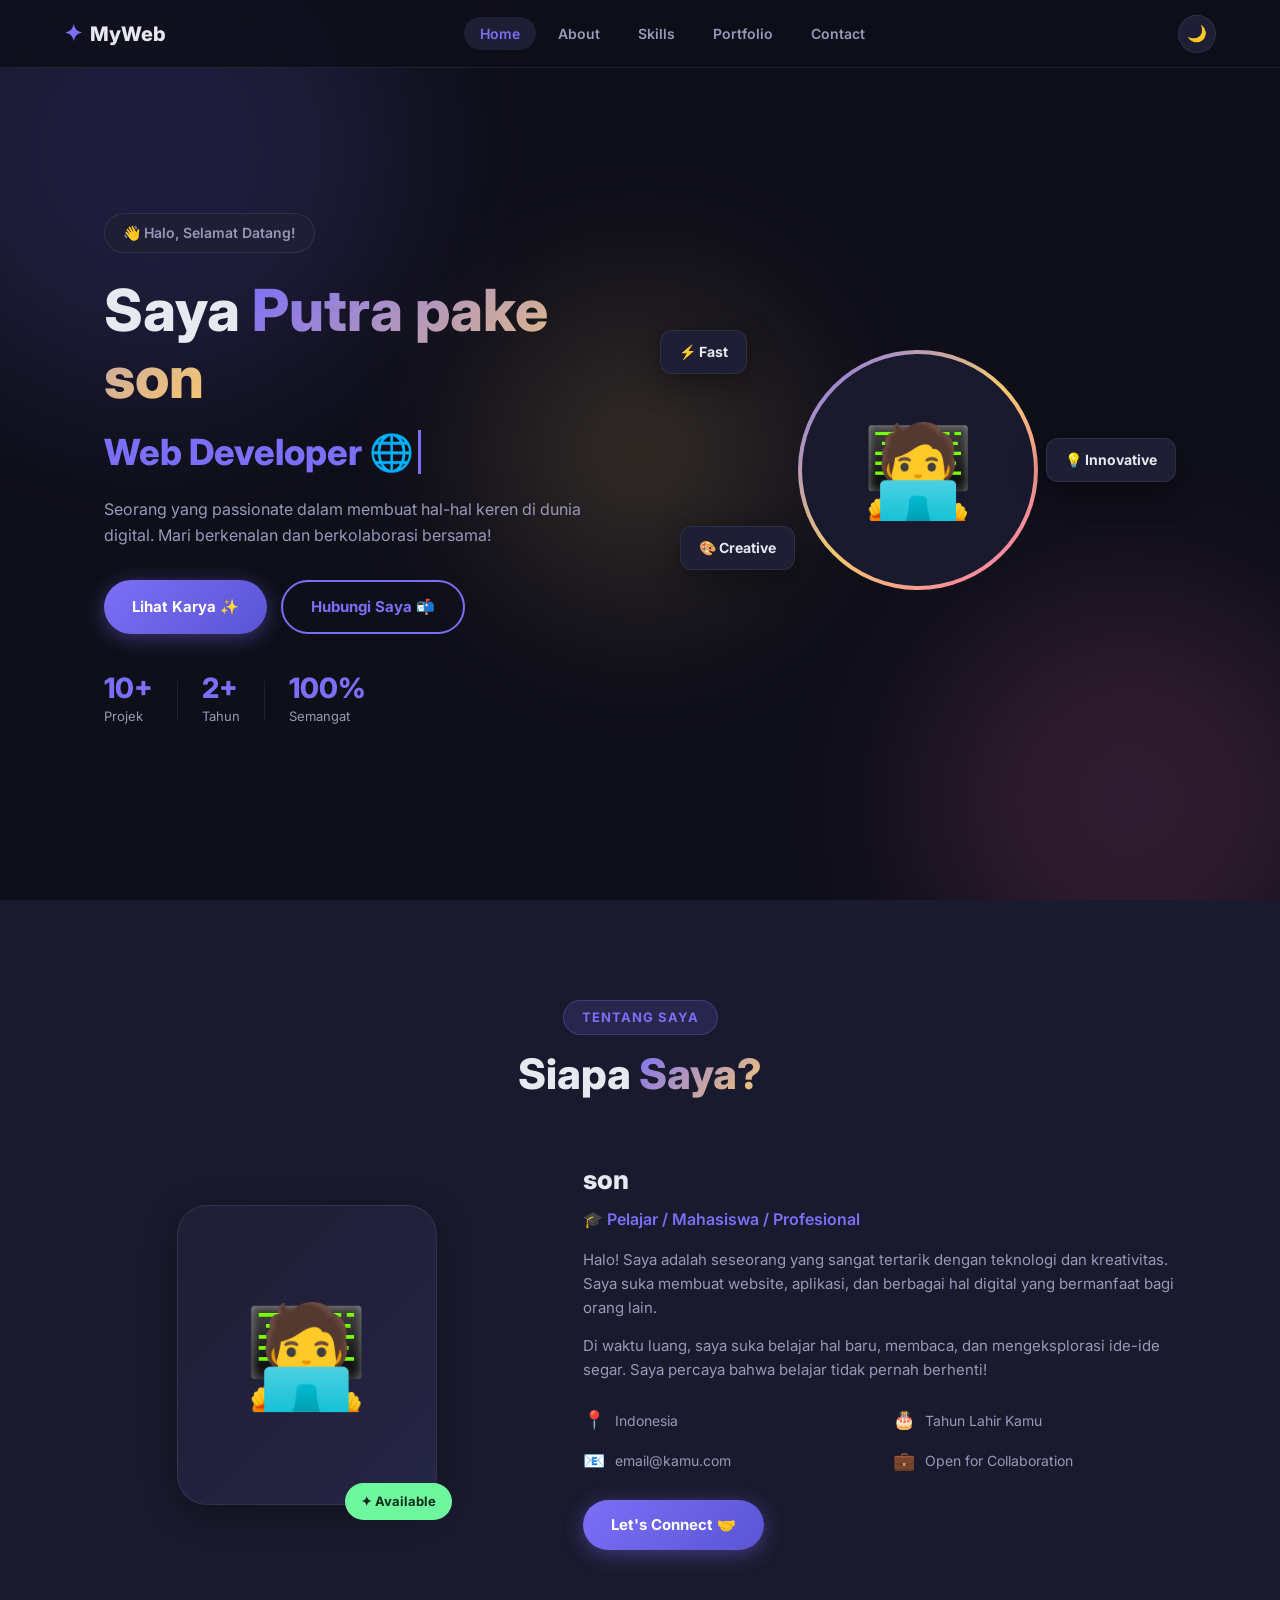
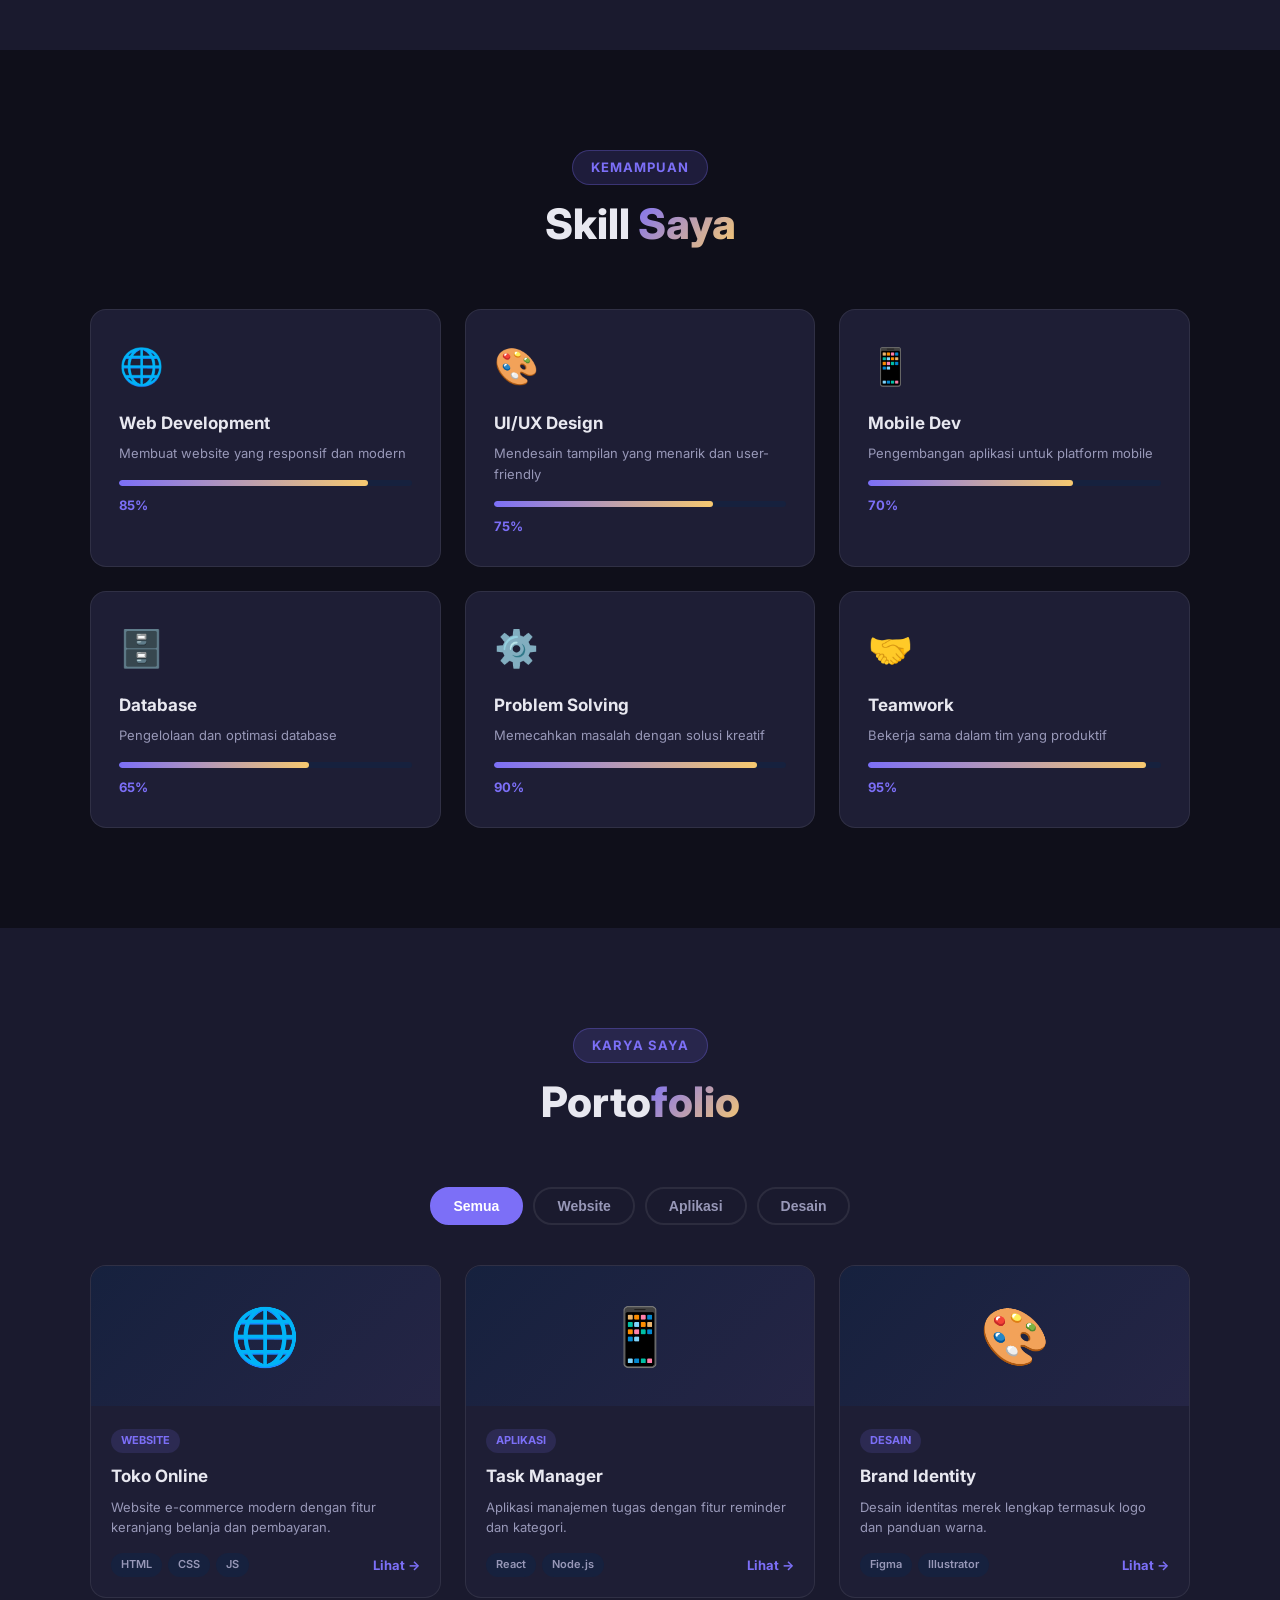
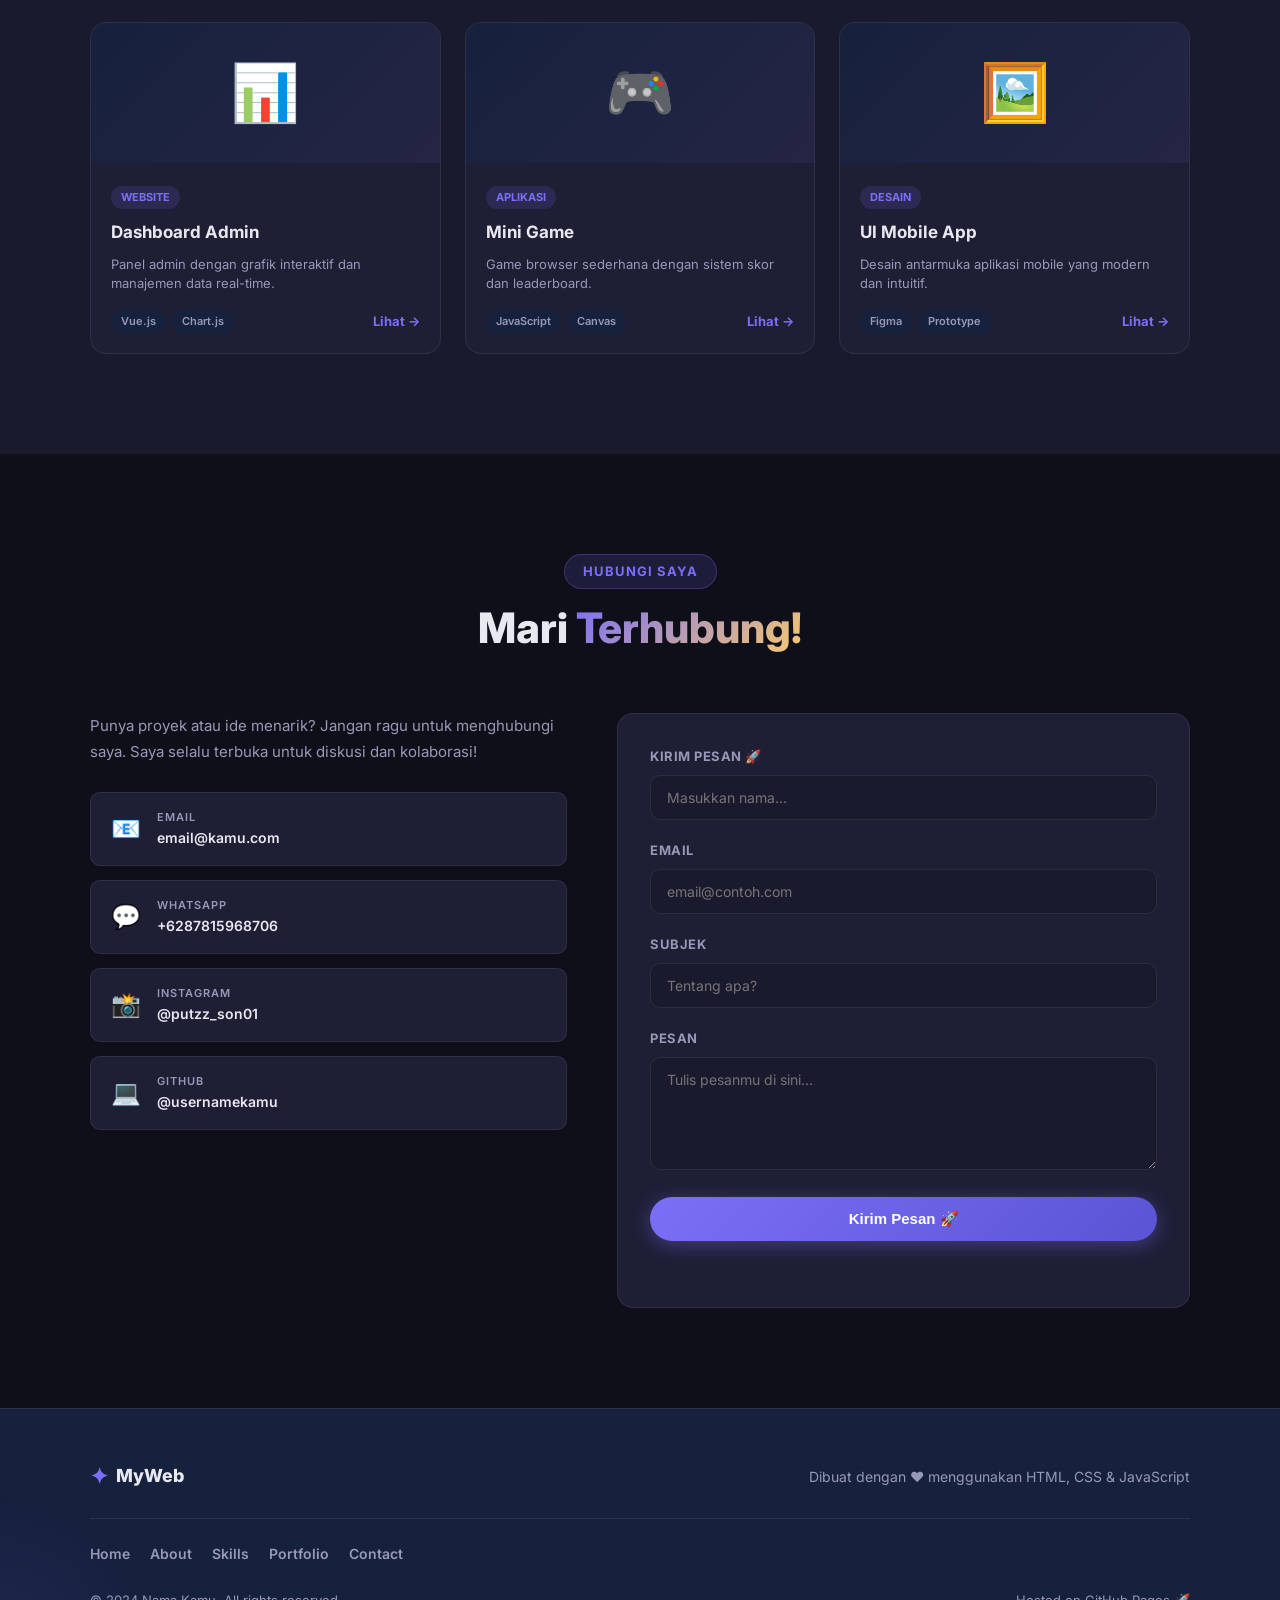
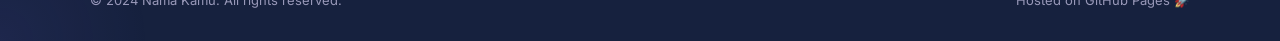
<file: index.html>
<!DOCTYPE html>
<html lang="id" data-theme="dark">
<head>
  <meta charset="UTF-8" />
  <meta name="viewport" content="width=device-width, initial-scale=1.0" />
  <title>Website Saya</title>
  <link rel="stylesheet" href="style.css" />
  <link rel="preconnect" href="https://fonts.googleapis.com" />
  <link href="https://fonts.googleapis.com/css2?family=Inter:wght@300;400;600;700;800&display=swap" rel="stylesheet" />
</head>
<body>

  <!-- ===== NAVBAR ===== -->
  <nav class="navbar" id="navbar">
    <div class="nav-container">
      <div class="nav-logo">
        <span class="logo-icon">✦</span>
        <span class="logo-text">MyWeb</span>
      </div>
      <ul class="nav-links" id="navLinks">
        <li><a href="#home"      class="nav-link active">Home</a></li>
        <li><a href="#about"     class="nav-link">About</a></li>
        <li><a href="#skills"    class="nav-link">Skills</a></li>
        <li><a href="#portfolio" class="nav-link">Portfolio</a></li>
        <li><a href="#contact"   class="nav-link">Contact</a></li>
      </ul>
      <div class="nav-right">
        <button class="theme-btn" id="themeBtn" title="Toggle Theme">🌙</button>
        <button class="hamburger" id="hamburger">
          <span></span><span></span><span></span>
        </button>
      </div>
    </div>
  </nav>

  <!-- ===== HERO ===== -->
  <section class="hero" id="home">
    <div class="hero-bg">
      <div class="blob blob1"></div>
      <div class="blob blob2"></div>
      <div class="blob blob3"></div>
    </div>
    <div class="hero-content">
      <div class="hero-badge">👋 Halo, Selamat Datang!</div>
      <h1 class="hero-title">
        Saya <span class="highlight">Putra pake son</span><br/>
        <span class="typing" id="typingText"></span>
      </h1>
      <p class="hero-desc">
        Seorang yang passionate dalam membuat hal-hal keren di dunia digital.
        Mari berkenalan dan berkolaborasi bersama!
      </p>
      <div class="hero-btns">
        <a href="#portfolio" class="btn btn-primary">Lihat Karya ✨</a>
        <a href="#contact"   class="btn btn-outline">Hubungi Saya 📬</a>
      </div>
      <div class="hero-stats">
        <div class="stat">
          <span class="stat-num">10+</span>
          <span class="stat-label">Projek</span>
        </div>
        <div class="stat-divider"></div>
        <div class="stat">
          <span class="stat-num">2+</span>
          <span class="stat-label">Tahun</span>
        </div>
        <div class="stat-divider"></div>
        <div class="stat">
          <span class="stat-num">100%</span>
          <span class="stat-label">Semangat</span>
        </div>
      </div>
    </div>
    <div class="hero-image">
      <div class="avatar-ring">
        <div class="avatar">
          <span class="avatar-emoji">🧑‍💻</span>
        </div>
      </div>
      <div class="floating-card card1">⚡ Fast</div>
      <div class="floating-card card2">🎨 Creative</div>
      <div class="floating-card card3">💡 Innovative</div>
    </div>
  </section>

  <!-- ===== ABOUT ===== -->
  <section class="about" id="about">
    <div class="container">
      <div class="section-header">
        <span class="section-tag">Tentang Saya</span>
        <h2 class="section-title">Siapa <span class="highlight">Saya?</span></h2>
      </div>
      <div class="about-grid">
        <div class="about-image-wrap">
          <div class="about-img-box">
            <div class="about-emoji">🧑‍💻</div>
            <div class="about-badge-float">✦ Available</div>
          </div>
        </div>
        <div class="about-text">
          <h3>son</h3>
          <p class="about-role">🎓 Pelajar / Mahasiswa / Profesional</p>
          <p class="about-desc">
            Halo! Saya adalah seseorang yang sangat tertarik dengan teknologi
            dan kreativitas. Saya suka membuat website, aplikasi, dan berbagai
            hal digital yang bermanfaat bagi orang lain.
          </p>
          <p class="about-desc">
            Di waktu luang, saya suka belajar hal baru, membaca, dan
            mengeksplorasi ide-ide segar. Saya percaya bahwa belajar
            tidak pernah berhenti!
          </p>
          <div class="about-info">
            <div class="info-item">
              <span class="info-icon">📍</span>
              <span>Indonesia</span>
            </div>
            <div class="info-item">
              <span class="info-icon">🎂</span>
              <span>Tahun Lahir Kamu</span>
            </div>
            <div class="info-item">
              <span class="info-icon">📧</span>
              <span>email@kamu.com</span>
            </div>
            <div class="info-item">
              <span class="info-icon">💼</span>
              <span>Open for Collaboration</span>
            </div>
          </div>
          <a href="#contact" class="btn btn-primary">Let's Connect 🤝</a>
        </div>
      </div>
    </div>
  </section>

  <!-- ===== SKILLS ===== -->
  <section class="skills" id="skills">
    <div class="container">
      <div class="section-header">
        <span class="section-tag">Kemampuan</span>
        <h2 class="section-title">Skill <span class="highlight">Saya</span></h2>
      </div>
      <div class="skills-grid">

        <div class="skill-card">
          <div class="skill-icon">🌐</div>
          <h3>Web Development</h3>
          <p>Membuat website yang responsif dan modern</p>
          <div class="skill-bar">
            <div class="skill-fill" data-width="85"></div>
          </div>
          <span class="skill-pct">85%</span>
        </div>

        <div class="skill-card">
          <div class="skill-icon">🎨</div>
          <h3>UI/UX Design</h3>
          <p>Mendesain tampilan yang menarik dan user-friendly</p>
          <div class="skill-bar">
            <div class="skill-fill" data-width="75"></div>
          </div>
          <span class="skill-pct">75%</span>
        </div>

        <div class="skill-card">
          <div class="skill-icon">📱</div>
          <h3>Mobile Dev</h3>
          <p>Pengembangan aplikasi untuk platform mobile</p>
          <div class="skill-bar">
            <div class="skill-fill" data-width="70"></div>
          </div>
          <span class="skill-pct">70%</span>
        </div>

        <div class="skill-card">
          <div class="skill-icon">🗄️</div>
          <h3>Database</h3>
          <p>Pengelolaan dan optimasi database</p>
          <div class="skill-bar">
            <div class="skill-fill" data-width="65"></div>
          </div>
          <span class="skill-pct">65%</span>
        </div>

        <div class="skill-card">
          <div class="skill-icon">⚙️</div>
          <h3>Problem Solving</h3>
          <p>Memecahkan masalah dengan solusi kreatif</p>
          <div class="skill-bar">
            <div class="skill-fill" data-width="90"></div>
          </div>
          <span class="skill-pct">90%</span>
        </div>

        <div class="skill-card">
          <div class="skill-icon">🤝</div>
          <h3>Teamwork</h3>
          <p>Bekerja sama dalam tim yang produktif</p>
          <div class="skill-bar">
            <div class="skill-fill" data-width="95"></div>
          </div>
          <span class="skill-pct">95%</span>
        </div>

      </div>
    </div>
  </section>

  <!-- ===== PORTFOLIO ===== -->
  <section class="portfolio" id="portfolio">
    <div class="container">
      <div class="section-header">
        <span class="section-tag">Karya Saya</span>
        <h2 class="section-title">Porto<span class="highlight">folio</span></h2>
      </div>

      <!-- Filter -->
      <div class="filter-btns">
        <button class="filter-btn active" data-filter="all">Semua</button>
        <button class="filter-btn" data-filter="web">Website</button>
        <button class="filter-btn" data-filter="app">Aplikasi</button>
        <button class="filter-btn" data-filter="design">Desain</button>
      </div>

      <div class="portfolio-grid" id="portfolioGrid">

        <div class="porto-card" data-cat="web">
          <div class="porto-img">🌐</div>
          <div class="porto-body">
            <span class="porto-tag">Website</span>
            <h3>Toko Online</h3>
            <p>Website e-commerce modern dengan fitur keranjang belanja dan pembayaran.</p>
            <div class="porto-footer">
              <div class="porto-tech">
                <span>HTML</span><span>CSS</span><span>JS</span>
              </div>
              <a href="#" class="porto-link">Lihat →</a>
            </div>
          </div>
        </div>

        <div class="porto-card" data-cat="app">
          <div class="porto-img">📱</div>
          <div class="porto-body">
            <span class="porto-tag">Aplikasi</span>
            <h3>Task Manager</h3>
            <p>Aplikasi manajemen tugas dengan fitur reminder dan kategori.</p>
            <div class="porto-footer">
              <div class="porto-tech">
                <span>React</span><span>Node.js</span>
              </div>
              <a href="#" class="porto-link">Lihat →</a>
            </div>
          </div>
        </div>

        <div class="porto-card" data-cat="design">
          <div class="porto-img">🎨</div>
          <div class="porto-body">
            <span class="porto-tag">Desain</span>
            <h3>Brand Identity</h3>
            <p>Desain identitas merek lengkap termasuk logo dan panduan warna.</p>
            <div class="porto-footer">
              <div class="porto-tech">
                <span>Figma</span><span>Illustrator</span>
              </div>
              <a href="#" class="porto-link">Lihat →</a>
            </div>
          </div>
        </div>

        <div class="porto-card" data-cat="web">
          <div class="porto-img">📊</div>
          <div class="porto-body">
            <span class="porto-tag">Website</span>
            <h3>Dashboard Admin</h3>
            <p>Panel admin dengan grafik interaktif dan manajemen data real-time.</p>
            <div class="porto-footer">
              <div class="porto-tech">
                <span>Vue.js</span><span>Chart.js</span>
              </div>
              <a href="#" class="porto-link">Lihat →</a>
            </div>
          </div>
        </div>

        <div class="porto-card" data-cat="app">
          <div class="porto-img">🎮</div>
          <div class="porto-body">
            <span class="porto-tag">Aplikasi</span>
            <h3>Mini Game</h3>
            <p>Game browser sederhana dengan sistem skor dan leaderboard.</p>
            <div class="porto-footer">
              <div class="porto-tech">
                <span>JavaScript</span><span>Canvas</span>
              </div>
              <a href="#" class="porto-link">Lihat →</a>
            </div>
          </div>
        </div>

        <div class="porto-card" data-cat="design">
          <div class="porto-img">🖼️</div>
          <div class="porto-body">
            <span class="porto-tag">Desain</span>
            <h3>UI Mobile App</h3>
            <p>Desain antarmuka aplikasi mobile yang modern dan intuitif.</p>
            <div class="porto-footer">
              <div class="porto-tech">
                <span>Figma</span><span>Prototype</span>
              </div>
              <a href="#" class="porto-link">Lihat →</a>
            </div>
          </div>
        </div>

      </div>
    </div>
  </section>

  <!-- ===== CONTACT ===== -->
  <section class="contact" id="contact">
    <div class="container">
      <div class="section-header">
        <span class="section-tag">Hubungi Saya</span>
        <h2 class="section-title">Mari <span class="highlight">Terhubung!</span></h2>
      </div>
      <div class="contact-grid">

        <div class="contact-info">
          <p class="contact-desc">
            Punya proyek atau ide menarik? Jangan ragu untuk menghubungi saya.
            Saya selalu terbuka untuk diskusi dan kolaborasi!
          </p>
          <div class="contact-cards">
            <a href="mailto:email@kamu.com" class="contact-card">
              <span class="cc-icon">📧</span>
              <div>
                <span class="cc-label">Email</span>
                <span class="cc-value">email@kamu.com</span>
              </div>
            </a>
            <a href="https://wa.me/628xxxxxxxxx" class="contact-card" target="_blank">
              <span class="cc-icon">💬</span>
              <div>
                <span class="cc-label">WhatsApp</span>
                <span class="cc-value">+6287815968706</span>
              </div>
            </a>
            <a href="https://instagram.com/usernamekamu" class="contact-card" target="_blank">
              <span class="cc-icon">📸</span>
              <div>
                <span class="cc-label">Instagram</span>
                <span class="cc-value">@putzz_son01</span>
              </div>
            </a>
            <a href="https://github.com/usernamekamu" class="contact-card" target="_blank">
              <span class="cc-icon">💻</span>
              <div>
                <span class="cc-label">GitHub</span>
                <span class="cc-value">@usernamekamu</span>
              </div>
            </a>
          </div>
        </div>

        <form class="contact-form" id="contactForm">
          <div class="form-group">
            <label>kirim pesan 🚀</label>
            <input type="text" placeholder="Masukkan nama..." required />
          </div>
          <div class="form-group">
            <label>Email</label>
            <input type="email" placeholder="email@contoh.com" required />
          </div>
          <div class="form-group">
            <label>Subjek</label>
            <input type="text" placeholder="Tentang apa?" required />
          </div>
          <div class="form-group">
            <label>Pesan</label>
            <textarea rows="5" placeholder="Tulis pesanmu di sini..." required></textarea>
          </div>
          <button type="submit" class="btn btn-primary btn-full">
            Kirim Pesan 🚀
          </button>
          <p class="form-note" id="formNote"></p>
        </form>

      </div>
    </div>
  </section>

  <!-- ===== FOOTER ===== -->
  <footer class="footer">
    <div class="container">
      <div class="footer-top">
        <div class="footer-brand">
          <span class="logo-icon">✦</span>
          <span class="logo-text">MyWeb</span>
        </div>
        <p>Dibuat dengan ❤️ menggunakan HTML, CSS & JavaScript</p>
      </div>
      <div class="footer-links">
        <a href="#home">Home</a>
        <a href="#about">About</a>
        <a href="#skills">Skills</a>
        <a href="#portfolio">Portfolio</a>
        <a href="#contact">Contact</a>
      </div>
      <div class="footer-bottom">
        <p>© 2024 Nama Kamu. All rights reserved.</p>
        <p>Hosted on GitHub Pages 🚀</p>
      </div>
    </div>
  </footer>

  <script src="script.js"></script>
</body>
</html>
</file>
<file: style.css>
/* ================================
   VARIABLES & RESET
================================ */
:root {
  --bg: #0f0f1a;
  --bg2: #1a1a2e;
  --bg3: #16213e;
  --card: #1e1e35;
  --card2: #252545;
  --border: rgba(255,255,255,0.08);
  --text: #e8e8f0;
  --text2: #9898b8;
  --primary: #7c6ff7;
  --primary2: #5a54d4;
  --accent: #f7c96f;
  --green: #6ff7a0;
  --pink: #f76fb0;
  --shadow: 0 8px 32px rgba(0,0,0,0.4);
  --radius: 16px;
  --radius-sm: 10px;
  --transition: all 0.3s ease;
  --font: 'Inter', sans-serif;
}

[data-theme="light"] {
  --bg: #f0f0ff;
  --bg2: #e8e8fc;
  --bg3: #dcdcf8;
  --card: #ffffff;
  --card2: #f5f5ff;
  --border: rgba(0,0,0,0.08);
  --text: #1a1a2e;
  --text2: #5a5a7a;
  --shadow: 0 8px 32px rgba(100,100,200,0.15);
}

*, *::before, *::after {
  margin: 0; padding: 0;
  box-sizing: border-box;
}

html { scroll-behavior: smooth; }

body {
  font-family: var(--font);
  background: var(--bg);
  color: var(--text);
  line-height: 1.6;
  overflow-x: hidden;
  transition: background 0.4s, color 0.4s;
}

a { text-decoration: none; color: inherit; }
ul { list-style: none; }
img { max-width: 100%; }

.container {
  width: 90%;
  max-width: 1100px;
  margin: 0 auto;
}

/* ================================
   BUTTONS
================================ */
.btn {
  display: inline-flex;
  align-items: center;
  gap: 8px;
  padding: 13px 28px;
  border-radius: 50px;
  font-weight: 700;
  font-size: 15px;
  cursor: pointer;
  transition: var(--transition);
  border: none;
}

.btn-primary {
  background: linear-gradient(135deg, var(--primary), var(--primary2));
  color: #fff;
  box-shadow: 0 4px 20px rgba(124,111,247,0.4);
}
.btn-primary:hover {
  transform: translateY(-2px);
  box-shadow: 0 8px 28px rgba(124,111,247,0.5);
}

.btn-outline {
  background: transparent;
  border: 2px solid var(--primary);
  color: var(--primary);
}
.btn-outline:hover {
  background: var(--primary);
  color: #fff;
  transform: translateY(-2px);
}

.btn-full { width: 100%; justify-content: center; }

/* ================================
   NAVBAR
================================ */
.navbar {
  position: fixed;
  top: 0; left: 0; right: 0;
  z-index: 1000;
  padding: 0 5%;
  height: 68px;
  display: flex;
  align-items: center;
  background: rgba(15,15,26,0.85);
  backdrop-filter: blur(16px);
  border-bottom: 1px solid var(--border);
  transition: var(--transition);
}

[data-theme="light"] .navbar {
  background: rgba(240,240,255,0.85);
}

.navbar.scrolled {
  box-shadow: 0 4px 30px rgba(0,0,0,0.3);
}

.nav-container {
  width: 100%;
  max-width: 1200px;
  margin: 0 auto;
  display: flex;
  align-items: center;
  justify-content: space-between;
}

.nav-logo {
  display: flex;
  align-items: center;
  gap: 8px;
  font-weight: 800;
  font-size: 20px;
}

.logo-icon {
  color: var(--primary);
  font-size: 22px;
}

.nav-links {
  display: flex;
  gap: 6px;
}

.nav-link {
  padding: 8px 16px;
  border-radius: 50px;
  font-size: 14px;
  font-weight: 600;
  color: var(--text2);
  transition: var(--transition);
}
.nav-link:hover,
.nav-link.active {
  background: var(--card);
  color: var(--primary);
}

.nav-right {
  display: flex;
  align-items: center;
  gap: 10px;
}

.theme-btn {
  background: var(--card);
  border: 1px solid var(--border);
  width: 38px;
  height: 38px;
  border-radius: 50%;
  font-size: 16px;
  cursor: pointer;
  display: flex;
  align-items: center;
  justify-content: center;
  transition: var(--transition);
}
.theme-btn:hover { transform: scale(1.1); }

.hamburger {
  display: none;
  flex-direction: column;
  gap: 5px;
  background: none;
  border: none;
  cursor: pointer;
  padding: 6px;
}
.hamburger span {
  width: 24px;
  height: 2px;
  background: var(--text);
  border-radius: 2px;
  transition: var(--transition);
}

/* ================================
   SECTION COMMON
================================ */
section {
  padding: 100px 0;
}

.section-header {
  text-align: center;
  margin-bottom: 60px;
}

.section-tag {
  display: inline-block;
  background: rgba(124,111,247,0.15);
  color: var(--primary);
  padding: 6px 18px;
  border-radius: 50px;
  font-size: 13px;
  font-weight: 700;
  letter-spacing: 1px;
  text-transform: uppercase;
  margin-bottom: 14px;
  border: 1px solid rgba(124,111,247,0.3);
}

.section-title {
  font-size: clamp(28px, 5vw, 42px);
  font-weight: 800;
  line-height: 1.2;
}

.highlight {
  background: linear-gradient(135deg, var(--primary), var(--accent));
  -webkit-background-clip: text;
  -webkit-text-fill-color: transparent;
  background-clip: text;
}

/* ================================
   HERO
================================ */
.hero {
  min-height: 100vh;
  display: flex;
  align-items: center;
  justify-content: space-between;
  gap: 40px;
  padding: 100px 5% 60px;
  position: relative;
  overflow: hidden;
  max-width: 1200px;
  margin: 0 auto;
}

.hero-bg {
  position: fixed;
  inset: 0;
  z-index: -1;
  overflow: hidden;
}

.blob {
  position: absolute;
  border-radius: 50%;
  filter: blur(80px);
  opacity: 0.15;
  animation: blobFloat 8s ease-in-out infinite;
}
.blob1 {
  width: 500px; height: 500px;
  background: var(--primary);
  top: -100px; left: -100px;
}
.blob2 {
  width: 400px; height: 400px;
  background: var(--pink);
  bottom: -100px; right: -50px;
  animation-delay: -3s;
}
.blob3 {
  width: 300px; height: 300px;
  background: var(--accent);
  top: 50%; left: 50%;
  transform: translate(-50%,-50%);
  animation-delay: -5s;
}

@keyframes blobFloat {
  0%,100% { transform: translate(0,0) scale(1); }
  33% { transform: translate(20px,-20px) scale(1.05); }
  66% { transform: translate(-15px,15px) scale(0.95); }
}

.hero-content {
  flex: 1;
  max-width: 580px;
}

.hero-badge {
  display: inline-flex;
  align-items: center;
  gap: 8px;
  background: var(--card);
  border: 1px solid var(--border);
  padding: 8px 18px;
  border-radius: 50px;
  font-size: 14px;
  font-weight: 600;
  margin-bottom: 24px;
  color: var(--text2);
}

.hero-title {
  font-size: clamp(32px, 6vw, 58px);
  font-weight: 800;
  line-height: 1.15;
  margin-bottom: 20px;
}

.typing {
  color: var(--primary);
  border-right: 3px solid var(--primary);
  padding-right: 4px;
  animation: blink 0.8s step-end infinite;
  font-size: clamp(20px, 4vw, 36px);
}

@keyframes blink {
  50% { border-color: transparent; }
}

.hero-desc {
  color: var(--text2);
  font-size: 16px;
  max-width: 480px;
  margin-bottom: 32px;
}

.hero-btns {
  display: flex;
  gap: 14px;
  flex-wrap: wrap;
  margin-bottom: 40px;
}

.hero-stats {
  display: flex;
  align-items: center;
  gap: 24px;
}

.stat {
  display: flex;
  flex-direction: column;
}

.stat-num {
  font-size: 28px;
  font-weight: 800;
  color: var(--primary);
  line-height: 1;
}

.stat-label {
  font-size: 13px;
  color: var(--text2);
  margin-top: 4px;
}

.stat-divider {
  width: 1px;
  height: 40px;
  background: var(--border);
}

.hero-image {
  flex: 1;
  display: flex;
  justify-content: center;
  align-items: center;
  position: relative;
  min-height: 320px;
}

.avatar-ring {
  width: 240px;
  height: 240px;
  border-radius: 50%;
  background: linear-gradient(135deg, var(--primary), var(--accent), var(--pink));
  padding: 4px;
  animation: spinSlow 12s linear infinite;
}

.avatar {
  width: 100%;
  height: 100%;
  border-radius: 50%;
  background: var(--bg2);
  display: flex;
  align-items: center;
  justify-content: center;
}

.avatar-emoji {
  font-size: 90px;
}

@keyframes spinSlow {
  to { transform: rotate(360deg); }
}

.floating-card {
  position: absolute;
  background: var(--card);
  border: 1px solid var(--border);
  padding: 10px 18px;
  border-radius: 12px;
  font-weight: 700;
  font-size: 14px;
  box-shadow: var(--shadow);
  animation: floatUpDown 3s ease-in-out infinite;
}
.card1 { top: 20px; left: 0; animation-delay: 0s; }
.card2 { bottom: 60px; left: 20px; animation-delay: -1s; }
.card3 { top: 40%; right: 0; animation-delay: -2s; }

@keyframes floatUpDown {
  0%,100% { transform: translateY(0); }
  50% { transform: translateY(-10px); }
}

/* ================================
   ABOUT
================================ */
.about {
  background: var(--bg2);
}

.about-grid {
  display: grid;
  grid-template-columns: 1fr 1.4fr;
  gap: 60px;
  align-items: center;
}

.about-image-wrap {
  display: flex;
  justify-content: center;
}

.about-img-box {
  width: 260px;
  height: 300px;
  background: linear-gradient(135deg, var(--card), var(--card2));
  border-radius: 30px;
  display: flex;
  align-items: center;
  justify-content: center;
  font-size: 100px;
  position: relative;
  border: 1px solid var(--border);
  box-shadow: var(--shadow);
}

.about-badge-float {
  position: absolute;
  bottom: -16px;
  right: -16px;
  background: var(--green);
  color: #0f2e1a;
  padding: 8px 16px;
  border-radius: 50px;
  font-weight: 700;
  font-size: 13px;
}

.about-text h3 {
  font-size: 26px;
  font-weight: 800;
  margin-bottom: 6px;
}

.about-role {
  color: var(--primary);
  font-weight: 600;
  margin-bottom: 16px;
}

.about-desc {
  color: var(--text2);
  margin-bottom: 14px;
  font-size: 15px;
}

.about-info {
  display: grid;
  grid-template-columns: 1fr 1fr;
  gap: 12px;
  margin: 24px 0;
}

.info-item {
  display: flex;
  align-items: center;
  gap: 10px;
  font-size: 14px;
  color: var(--text2);
}

.info-icon { font-size: 18px; }

/* ================================
   SKILLS
================================ */
.skills-grid {
  display: grid;
  grid-template-columns: repeat(auto-fit, minmax(300px, 1fr));
  gap: 24px;
}

.skill-card {
  background: var(--card);
  border: 1px solid var(--border);
  border-radius: var(--radius);
  padding: 28px;
  transition: var(--transition);
}
.skill-card:hover {
  transform: translateY(-4px);
  border-color: var(--primary);
  box-shadow: 0 12px 40px rgba(124,111,247,0.2);
}

.skill-icon { font-size: 36px; margin-bottom: 14px; }

.skill-card h3 {
  font-size: 17px;
  font-weight: 700;
  margin-bottom: 6px;
}

.skill-card p {
  color: var(--text2);
  font-size: 13px;
  margin-bottom: 16px;
}

.skill-bar {
  width: 100%;
  height: 6px;
  background: var(--bg3);
  border-radius: 10px;
  overflow: hidden;
  margin-bottom: 6px;
}

.skill-fill {
  height: 100%;
  width: 0%;
  background: linear-gradient(90deg, var(--primary), var(--accent));
  border-radius: 10px;
  transition: width 1.2s ease;
}

.skill-pct {
  font-size: 13px;
  color: var(--primary);
  font-weight: 700;
}

/* ================================
   PORTFOLIO
================================ */
.portfolio {
  background: var(--bg2);
}

.filter-btns {
  display: flex;
  gap: 10px;
  justify-content: center;
  flex-wrap: wrap;
  margin-bottom: 40px;
}

.filter-btn {
  padding: 9px 22px;
  border-radius: 50px;
  border: 2px solid var(--border);
  background: transparent;
  color: var(--text2);
  font-weight: 600;
  font-size: 14px;
  cursor: pointer;
  transition: var(--transition);
}
.filter-btn:hover,
.filter-btn.active {
  background: var(--primary);
  border-color: var(--primary);
  color: #fff;
}

.portfolio-grid {
  display: grid;
  grid-template-columns: repeat(auto-fit, minmax(300px, 1fr));
  gap: 24px;
}

.porto-card {
  background: var(--card);
  border: 1px solid var(--border);
  border-radius: var(--radius);
  overflow: hidden;
  transition: var(--transition);
}
.porto-card:hover {
  transform: translateY(-6px);
  box-shadow: var(--shadow);
  border-color: var(--primary);
}

.porto-img {
  height: 140px;
  background: linear-gradient(135deg, var(--bg3), var(--card2));
  display: flex;
  align-items: center;
  justify-content: center;
  font-size: 56px;
}

.porto-body {
  padding: 20px;
}

.porto-tag {
  display: inline-block;
  background: rgba(124,111,247,0.15);
  color: var(--primary);
  padding: 3px 10px;
  border-radius: 50px;
  font-size: 11px;
  font-weight: 700;
  text-transform: uppercase;
  margin-bottom: 10px;
}

.porto-body h3 {
  font-size: 17px;
  font-weight: 700;
  margin-bottom: 8px;
}

.porto-body p {
  color: var(--text2);
  font-size: 13px;
  margin-bottom: 16px;
  line-height: 1.5;
}

.porto-footer {
  display: flex;
  align-items: center;
  justify-content: space-between;
}

.porto-tech {
  display: flex;
  gap: 6px;
  flex-wrap: wrap;
}

.porto-tech span {
  background: var(--bg3);
  padding: 3px 10px;
  border-radius: 50px;
  font-size: 11px;
  font-weight: 600;
  color: var(--text2);
}

.porto-link {
  color: var(--primary);
  font-weight: 700;
  font-size: 13px;
  transition: var(--transition);
}
.porto-link:hover { letter-spacing: 1px; }

/* HIDDEN PORTO CARD */
.porto-card.hidden {
  display: none;
}

/* ================================
   CONTACT
================================ */
.contact-grid {
  display: grid;
  grid-template-columns: 1fr 1.2fr;
  gap: 50px;
  align-items: start;
}

.contact-desc {
  color: var(--text2);
  font-size: 15px;
  margin-bottom: 28px;
  line-height: 1.7;
}

.contact-cards {
  display: flex;
  flex-direction: column;
  gap: 14px;
}

.contact-card {
  display: flex;
  align-items: center;
  gap: 16px;
  background: var(--card);
  border: 1px solid var(--border);
  padding: 16px 20px;
  border-radius: var(--radius-sm);
  transition: var(--transition);
}
.contact-card:hover {
  border-color: var(--primary);
  transform: translateX(4px);
}

.cc-icon { font-size: 24px; }
.cc-label {
  display: block;
  font-size: 11px;
  color: var(--text2);
  font-weight: 600;
  text-transform: uppercase;
  letter-spacing: 1px;
}
.cc-value {
  display: block;
  font-size: 14px;
  font-weight: 600;
  color: var(--text);
}

/* FORM */
.contact-form {
  background: var(--card);
  border: 1px solid var(--border);
  border-radius: var(--radius);
  padding: 32px;
}

.form-group {
  margin-bottom: 20px;
}

.form-group label {
  display: block;
  font-size: 13px;
  font-weight: 700;
  color: var(--text2);
  margin-bottom: 8px;
  text-transform: uppercase;
  letter-spacing: 0.5px;
}

.form-group input,
.form-group textarea {
  width: 100%;
  background: var(--bg2);
  border: 1px solid var(--border);
  color: var(--text);
  padding: 13px 16px;
  border-radius: var(--radius-sm);
  font-size: 14px;
  font-family: var(--font);
  transition: var(--transition);
  outline: none;
  resize: vertical;
}

.form-group input:focus,
.form-group textarea:focus {
  border-color: var(--primary);
  box-shadow: 0 0 0 3px rgba(124,111,247,0.15);
}

.form-note {
  text-align: center;
  margin-top: 14px;
  font-size: 14px;
  font-weight: 600;
  min-height: 20px;
  color: var(--green);
}

/* ================================
   FOOTER
================================ */
.footer {
  background: var(--bg3);
  border-top: 1px solid var(--border);
  padding: 50px 0 30px;
}

.footer-top {
  display: flex;
  align-items: center;
  justify-content: space-between;
  flex-wrap: wrap;
  gap: 16px;
  margin-bottom: 24px;
  padding-bottom: 24px;
  border-bottom: 1px solid var(--border);
}

.footer-brand {
  display: flex;
  align-items: center;
  gap: 8px;
  font-weight: 800;
  font-size: 18px;
}

.footer-top p {
  color: var(--text2);
  font-size: 14px;
}

.footer-links {
  display: flex;
  gap: 20px;
  flex-wrap: wrap;
  margin-bottom: 24px;
}

.footer-links a {
  color: var(--text2);
  font-size: 14px;
  font-weight: 600;
  transition: var(--transition);
}
.footer-links a:hover { color: var(--primary); }

.footer-bottom {
  display: flex;
  justify-content: space-between;
  flex-wrap: wrap;
  gap: 10px;
  color: var(--text2);
  font-size: 13px;
}

/* ================================
   SCROLL TO TOP
================================ */
.scroll-top {
  position: fixed;
  bottom: 30px;
  right: 24px;
  width: 44px;
  height: 44px;
  background: var(--primary);
  color: #fff;
  border: none;
  border-radius: 50%;
  font-size: 18px;
  cursor: pointer;
  display: none;
  align-items: center;
  justify-content: center;
  z-index: 999;
  box-shadow: 0 4px 20px rgba(124,111,247,0.4);
  transition: var(--transition);
}
.scroll-top.show { display: flex; }
.scroll-top:hover { transform: translateY(-3px); }

/* ================================
   RESPONSIVE — TABLET
================================ */
@media (max-width: 900px) {
  .hero {
    flex-direction: column;
    text-align: center;
    padding-top: 120px;
  }
  .hero-btns { justify-content: center; }
  .hero-stats { justify-content: center; }
  .hero-desc { margin: 0 auto 32px; }
  .about-grid { grid-template-columns: 1fr; text-align: center; }
  .about-info { justify-items: center; }
  .contact-grid { grid-template-columns: 1fr; }
}

/* ================================
   RESPONSIVE — MOBILE
================================ */
@media (max-width: 600px) {
  .nav-links { display: none; flex-direction: column; gap: 0; }
  .nav-links.open {
    display: flex;
    position: fixed;
    top: 68px; left: 0; right: 0;
    background: var(--bg);
    border-bottom: 1px solid var(--border);
    padding: 16px;
    gap: 4px;
  }
  .nav-links.open .nav-link {
    padding: 12px 16px;
    border-radius: 10px;
    display: block;
  }
  .hamburger { display: flex; }
  .hero-image { display: none; }
  .about-img-box { width: 200px; height: 240px; font-size: 80px; }
  .contact-form { padding: 24px 18px; }
  .footer-top { flex-direction: column; text-align: center; }
  .footer-bottom { flex-direction: column; text-align: center; }
  .floating-card { display: none; }
  section { padding: 70px 0; }
}

/* ================================
   ANIMATIONS
================================ */
.fade-in {
  opacity: 0;
  transform: translateY(30px);
  transition: opacity 0.7s ease, transform 0.7s ease;
}
.fade-in.visible {
  opacity: 1;
  transform: translateY(0);
}
</file>
